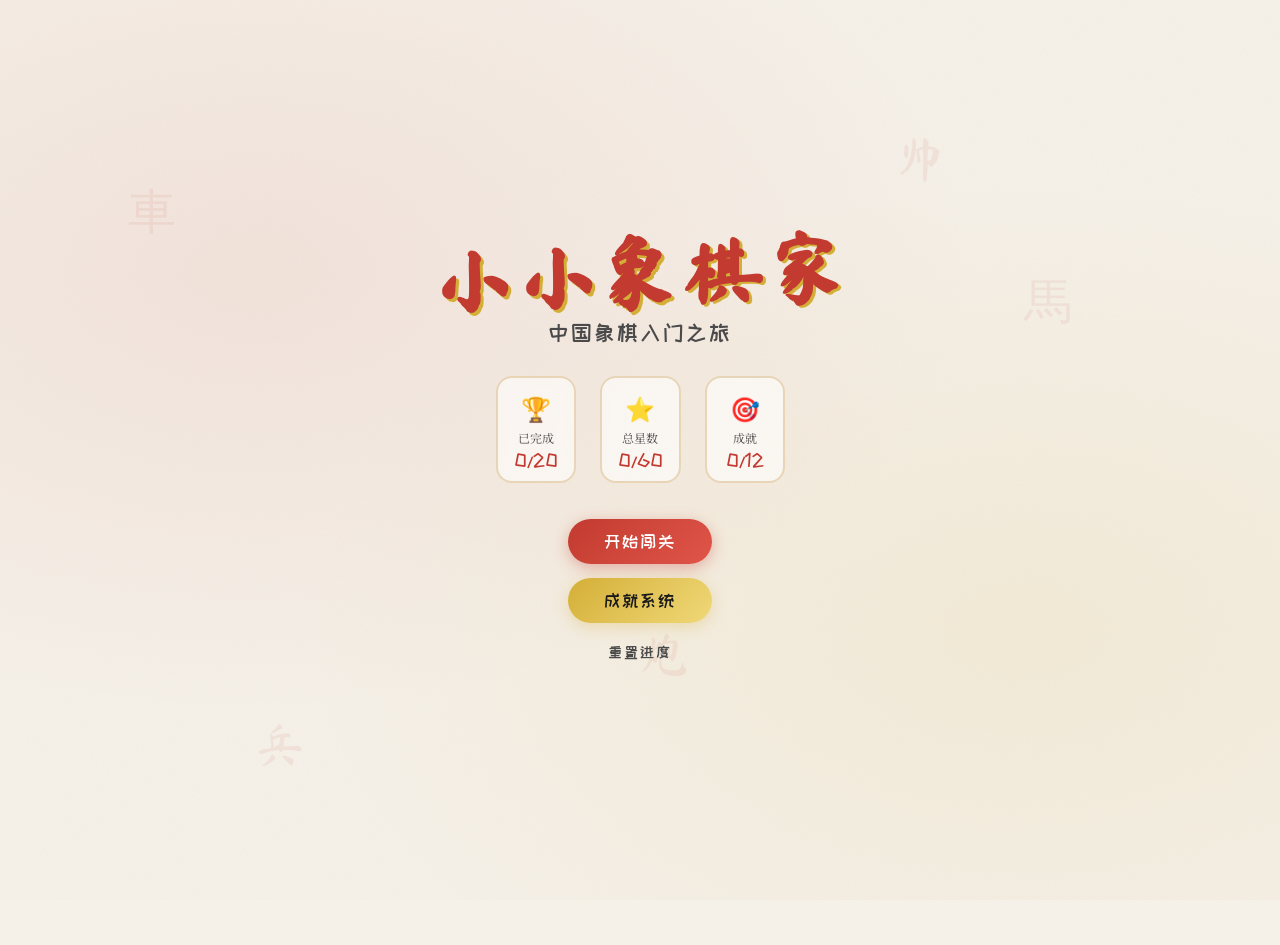
<file: index.html>
<!DOCTYPE html>
<html lang="zh-CN">
<head>
  <meta charset="UTF-8">
  <meta name="viewport" content="width=device-width, initial-scale=1.0">
  <title>小小象棋家 - 中国象棋入门</title>
  <link rel="preconnect" href="https://fonts.googleapis.com">
  <link rel="preconnect" href="https://fonts.gstatic.com" crossorigin>
  <link href="https://fonts.googleapis.com/css2?family=Ma+Shan+Zheng&family=Noto+Serif+SC:wght@400;700&family=ZCOOL+KuaiLe&display=swap" rel="stylesheet">
  <link rel="stylesheet" href="css/style.css?v=2">
  <script>
    window.jsErrors = [];
    window.onerror = function(msg, url, line) {
      window.jsErrors.push(msg + ' @ ' + url + ':' + line);
      console.error('JS Error:', window.jsErrors.join('\n'));
    };
  </script>
</head>
<body>
  <!-- Main Menu -->
  <div id="menu-screen" class="screen active">
    <div class="menu-bg"></div>
    <div class="menu-content">
      <h1 class="game-title">小小象棋家</h1>
      <p class="game-subtitle">中国象棋入门之旅</p>
      <div class="menu-stats">
        <div class="stat-item">
          <span class="stat-icon">🏆</span>
          <span class="stat-label">已完成</span>
          <span id="menu-completed" class="stat-value">0/25</span>
        </div>
        <div class="stat-item">
          <span class="stat-icon">⭐</span>
          <span class="stat-label">总星数</span>
          <span id="menu-stars" class="stat-value">0/75</span>
        </div>
        <div class="stat-item">
          <span class="stat-icon">🎯</span>
          <span class="stat-label">成就</span>
          <span id="menu-achievements" class="stat-value">0/10</span>
        </div>
      </div>
      <div class="menu-buttons">
        <button id="btn-start" class="btn btn-primary">开始闯关</button>
        <button id="btn-achievements" class="btn btn-secondary">成就系统</button>
        <button id="btn-reset" class="btn btn-text">重置进度</button>
      </div>
    </div>
    <div class="floating-pieces">
      <span class="float-piece" style="--delay:0s;--x:10vw;--y:20vh">車</span>
      <span class="float-piece" style="--delay:2s;--x:80vw;--y:30vh">馬</span>
      <span class="float-piece" style="--delay:4s;--x:50vw;--y:70vh">炮</span>
      <span class="float-piece" style="--delay:1s;--x:20vw;--y:80vh">兵</span>
      <span class="float-piece" style="--delay:3s;--x:70vw;--y:15vh">帅</span>
    </div>
  </div>

  <!-- Level Map -->
  <div id="map-screen" class="screen">
    <div class="map-header">
      <button id="btn-map-back" class="btn-back">◀ 返回</button>
      <h2 class="map-title">闯关地图</h2>
    </div>
    <div class="map-scroll">
      <div id="level-map" class="level-map"></div>
    </div>
  </div>

  <!-- Game Screen -->
  <div id="game-screen" class="screen">
    <div class="game-header">
      <button id="btn-game-back" class="btn-back">◀ 返回</button>
      <div class="game-info">
        <span id="level-name" class="level-name">关卡名称</span>
        <div class="stars-display" id="stars-display">
          <span class="star empty">★</span>
          <span class="star empty">★</span>
          <span class="star empty">★</span>
        </div>
      </div>
      <button id="btn-prev-level" class="btn-back" disabled>◂ 上一关</button>
      <button id="btn-next-level" class="btn-back" disabled>下一关 ▸</button>
      <div class="game-stats-bar">
        <span id="step-counter">步数: 0</span>
        <span id="timer">00:00</span>
        <button id="btn-hint" class="btn-hint">💡 提示</button>
        <button id="btn-restart" class="btn-restart">↺ 重开</button>
        <button id="btn-undo" class="btn-undo">↩ 悔棋</button>
      </div>
    </div>
    <div class="game-main">
      <div class="board-area">
        <div id="chess-board" class="chess-board"></div>
        <span class="river-label river-chu">楚 河</span>
        <span class="river-label river-han">汉 界</span>
      </div>
      <div class="side-panel">
        <div class="panel-card objective-card">
          <h3>🎯 任务目标</h3>
          <p id="objective-text"></p>
        </div>
        <div class="panel-card desc-card">
          <h3>📖 知识讲解</h3>
          <p id="level-desc"></p>
        </div>
        <div class="panel-card history-card">
          <h3>📝 走棋记录</h3>
          <div id="move-history" class="move-list"></div>
        </div>
      </div>
    </div>
  </div>

  <!-- Achievements Screen -->
  <div id="achievements-screen" class="screen">
    <div class="achievements-header">
      <button id="btn-ach-back" class="btn-back">◀ 返回</button>
      <h2 class="achievements-title">🏅 成就殿堂</h2>
    </div>
    <div id="achievements-grid" class="achievements-grid"></div>
  </div>

  <!-- Victory Modal -->
  <div id="victory-modal" class="modal">
    <div class="modal-content victory-content">
      <div class="victory-emoji">🎉</div>
      <h2 class="victory-title">闯关成功！</h2>
      <div class="victory-stars" id="victory-stars">
        <span class="star big">★</span>
        <span class="star big">★</span>
        <span class="star big">★</span>
      </div>
      <p id="victory-stats" class="victory-stats"></p>
      <div class="victory-buttons">
        <button id="btn-replay" class="btn btn-secondary">再玩一次</button>
        <button id="btn-victory-next" class="btn btn-primary">下一关</button>
      </div>
    </div>
    <canvas id="confetti-canvas"></canvas>
  </div>

  <!-- Failure Modal -->
  <div id="failure-modal" class="modal">
    <div class="modal-content failure-content">
      <div class="failure-emoji">💔</div>
      <h2 class="failure-title" id="failure-title">闯关失败</h2>
      <p id="failure-text" class="failure-text"></p>
      <div class="victory-buttons">
        <button id="btn-failure-replay" class="btn btn-secondary">再玩一次</button>
        <button id="btn-failure-back" class="btn btn-primary">返回地图</button>
      </div>
    </div>
  </div>

  <!-- Hint Modal -->
  <div id="hint-modal" class="modal">
    <div class="modal-content hint-content">
      <h3>💡 提示</h3>
      <p id="hint-text"></p>
      <button id="btn-hint-close" class="btn btn-primary">知道了</button>
    </div>
  </div>

  <!-- AI Thinking Indicator -->
  <div id="ai-thinking" class="ai-thinking">
    <span class="ai-icon">♟</span>
    <span>黑方思考中...</span>
  </div>

  <!-- Illegal Move Hint Bubble -->
  <div id="hint-bubble" class="hint-bubble">
    <span class="hint-bubble-icon">❌</span>
    <span id="hint-bubble-text"></span>
  </div>

  <!-- Check Warning Overlay -->
  <div id="check-warning" class="check-warning"></div>

  <!-- Toast -->
  <div id="toast" class="toast"></div>

  <script src="js/chess-engine.js?v=2"></script>
  <script src="js/validator.js?v=2"></script>
  <script src="js/levels.js?v=2"></script>
  <script src="js/app.js?v=2"></script>
</body>
</html>
</file>
<file: css/style.css>
/* ===== RESET & BASE ===== */
* {
  margin: 0;
  padding: 0;
  box-sizing: border-box;
}

html, body {
  user-select: none;
  -webkit-user-select: none;
  cursor: default;
}

input, textarea {
  user-select: text;
  -webkit-user-select: text;
  cursor: text;
}

:root {
  --bg-paper: #F5F0E8;
  --bg-paper-dark: #EBE4D6;
  --wood-light: #E8D5B7;
  --wood-dark: #D4A76A;
  --cinnabar: #C23A30;
  --cinnabar-light: #E05548;
  --gold: #D4AF37;
  --gold-light: #F0D878;
  --ink: #1A1A1A;
  --ink-light: #4A4A4A;
  --green-felt: #5B8C5A;
  --shadow: rgba(26, 26, 26, 0.15);
  --radius: 16px;
  --radius-sm: 8px;
  --transition: all 0.3s cubic-bezier(0.4, 0, 0.2, 1);
}

body {
  font-family: 'Noto Serif SC', serif;
  background: var(--bg-paper);
  color: var(--ink);
  overflow: hidden;
  height: 100vh;
}

/* ===== SCREEN SYSTEM ===== */
.screen {
  display: none;
  height: 100vh;
  width: 100%;
  animation: fadeIn 0.5s ease;
}

.screen.active {
  display: flex;
  flex-direction: column;
}

@keyframes fadeIn {
  from { opacity: 0; transform: translateY(20px); }
  to { opacity: 1; transform: translateY(0); }
}

/* ===== MENU SCREEN ===== */
#menu-screen {
  position: relative;
  align-items: center;
  justify-content: center;
  overflow: hidden;
}

.menu-bg {
  position: absolute;
  inset: 0;
  background:
    radial-gradient(ellipse at 20% 30%, rgba(196, 58, 48, 0.08) 0%, transparent 50%),
    radial-gradient(ellipse at 80% 70%, rgba(212, 175, 55, 0.1) 0%, transparent 50%),
    url("data:image/svg+xml,%3Csvg width='100' height='100' viewBox='0 0 100 100' xmlns='http://www.w3.org/2000/svg'%3E%3Cfilter id='noise'%3E%3CfeTurbulence type='fractalNoise' baseFrequency='0.8' numOctaves='4' stitchTiles='stitch'/%3E%3C/filter%3E%3Crect width='100%25' height='100%25' filter='url(%23noise)' opacity='0.03'/%3E%3C/svg%3E");
  z-index: 0;
}

.menu-content {
  position: relative;
  z-index: 2;
  text-align: center;
  padding: 40px 20px;
  max-width: 480px;
  width: 100%;
}

.game-title {
  font-family: 'Ma Shan Zheng', cursive;
  font-size: clamp(3rem, 8vw, 5rem);
  color: var(--cinnabar);
  text-shadow: 3px 3px 0 var(--gold);
  margin-bottom: 8px;
  letter-spacing: 4px;
  transform: rotate(-2deg);
}

.game-subtitle {
  font-family: 'ZCOOL KuaiLe', cursive;
  font-size: clamp(1rem, 3vw, 1.4rem);
  color: var(--ink-light);
  margin-bottom: 32px;
  letter-spacing: 2px;
}

.menu-stats {
  display: flex;
  justify-content: center;
  gap: 24px;
  margin-bottom: 36px;
}

.stat-item {
  display: flex;
  flex-direction: column;
  align-items: center;
  gap: 4px;
  background: rgba(255, 255, 255, 0.6);
  backdrop-filter: blur(10px);
  padding: 12px 16px;
  border-radius: var(--radius);
  border: 2px solid var(--wood-light);
  min-width: 80px;
}

.stat-icon {
  font-size: 1.5rem;
}

.stat-label {
  font-size: 0.75rem;
  color: var(--ink-light);
}

.stat-value {
  font-family: 'ZCOOL KuaiLe', cursive;
  font-size: 1.2rem;
  color: var(--cinnabar);
}

.menu-buttons {
  display: flex;
  flex-direction: column;
  gap: 14px;
  align-items: center;
}

/* ===== BUTTONS ===== */
.btn {
  font-family: 'ZCOOL KuaiLe', cursive;
  font-size: 1.1rem;
  padding: 14px 36px;
  border: none;
  border-radius: 50px;
  cursor: pointer;
  transition: var(--transition);
  letter-spacing: 2px;
  position: relative;
  overflow: hidden;
}

.btn-primary {
  background: linear-gradient(135deg, var(--cinnabar), var(--cinnabar-light));
  color: white;
  box-shadow: 0 4px 15px rgba(196, 58, 48, 0.35);
}

.btn-primary:hover {
  transform: translateY(-2px) scale(1.03);
  box-shadow: 0 6px 20px rgba(196, 58, 48, 0.45);
}

.btn-secondary {
  background: linear-gradient(135deg, var(--gold), var(--gold-light));
  color: var(--ink);
  box-shadow: 0 4px 15px rgba(212, 175, 55, 0.3);
}

.btn-secondary:hover {
  transform: translateY(-2px) scale(1.03);
  box-shadow: 0 6px 20px rgba(212, 175, 55, 0.4);
}

.btn-text {
  background: transparent;
  color: var(--ink-light);
  font-size: 0.95rem;
  padding: 8px 20px;
}

.btn-text:hover {
  color: var(--cinnabar);
}

.btn-back {
  font-family: 'ZCOOL KuaiLe', cursive;
  background: rgba(255, 255, 255, 0.7);
  border: 2px solid var(--wood-light);
  padding: 8px 16px;
  border-radius: 50px;
  cursor: pointer;
  font-size: 0.9rem;
  transition: var(--transition);
  color: var(--ink);
}

.btn-back:hover {
  background: var(--wood-light);
}

.btn-back:disabled {
  opacity: 0.35;
  cursor: default;
}

.btn-hint, .btn-restart, .btn-undo {
  font-family: 'ZCOOL KuaiLe', cursive;
  background: rgba(255, 255, 255, 0.8);
  border: 2px solid var(--wood-light);
  padding: 6px 12px;
  border-radius: 50px;
  cursor: pointer;
  font-size: 0.85rem;
  transition: var(--transition);
}

.btn-hint:hover { background: #FFF8DC; border-color: var(--gold); }
.btn-restart:hover { background: #FFE4E1; border-color: var(--cinnabar-light); }
.btn-undo:hover { background: #E8F4E8; border-color: var(--green-felt); }

/* ===== FLOATING PIECES ===== */
.floating-pieces {
  position: absolute;
  inset: 0;
  pointer-events: none;
  z-index: 1;
}

.float-piece {
  position: absolute;
  left: var(--x);
  top: var(--y);
  font-family: 'Ma Shan Zheng', cursive;
  font-size: 3rem;
  color: rgba(196, 58, 48, 0.08);
  animation: float 8s ease-in-out infinite;
  animation-delay: var(--delay);
  user-select: none;
}

@keyframes float {
  0%, 100% { transform: translateY(0) rotate(0deg); }
  50% { transform: translateY(-30px) rotate(5deg); }
}

/* ===== MAP SCREEN ===== */
.map-header {
  display: flex;
  align-items: center;
  gap: 16px;
  padding: 20px;
  background: linear-gradient(to right, var(--bg-paper), var(--bg-paper-dark));
  border-bottom: 3px solid var(--wood-light);
}

.map-title {
  font-family: 'Ma Shan Zheng', cursive;
  font-size: 1.8rem;
  color: var(--cinnabar);
}

.map-scroll {
  flex: 1;
  overflow-y: auto;
  padding: 24px 20px;
}

.level-map {
  display: grid;
  grid-template-columns: repeat(auto-fill, minmax(140px, 1fr));
  gap: 20px;
  max-width: 800px;
  margin: 0 auto;
}

.level-card {
  background: white;
  border: 3px solid var(--wood-light);
  border-radius: var(--radius);
  padding: 16px 12px;
  text-align: center;
  cursor: pointer;
  transition: var(--transition);
  position: relative;
}

.level-card:hover:not(.locked) {
  transform: translateY(-4px) scale(1.02);
  border-color: var(--gold);
  box-shadow: 0 8px 24px var(--shadow);
}

.level-card.locked {
  opacity: 0.5;
  cursor: not-allowed;
  filter: grayscale(0.6);
}

.level-card.completed {
  border-color: var(--gold);
  background: linear-gradient(to bottom, #FFFBF0, white);
}

.level-num {
  font-family: 'ZCOOL KuaiLe', cursive;
  font-size: 1.4rem;
  color: var(--cinnabar);
  margin-bottom: 4px;
}

.level-card-name {
  font-size: 0.9rem;
  font-weight: 700;
  margin-bottom: 2px;
}

.level-card-sub {
  font-size: 0.75rem;
  color: var(--ink-light);
  margin-bottom: 8px;
}

.level-stars {
  font-size: 1.1rem;
  color: var(--gold);
}

.level-stars .empty {
  color: #ddd;
}

.lock-icon {
  font-size: 1.5rem;
  position: absolute;
  top: 50%;
  left: 50%;
  transform: translate(-50%, -50%);
}

/* ===== GAME SCREEN ===== */
.game-header {
  padding: 12px 20px;
  background: linear-gradient(to right, var(--bg-paper), var(--bg-paper-dark));
  border-bottom: 3px solid var(--wood-light);
  display: flex;
  flex-wrap: wrap;
  align-items: center;
  gap: 12px;
}

.game-info {
  flex: 1;
  min-width: 150px;
}

.level-name {
  font-family: 'Ma Shan Zheng', cursive;
  font-size: 1.4rem;
  color: var(--cinnabar);
  display: block;
}

.stars-display {
  font-size: 1.2rem;
  color: var(--gold);
}

.stars-display .empty {
  color: #ddd;
}

.game-stats-bar {
  display: flex;
  gap: 10px;
  align-items: center;
  flex-wrap: wrap;
}

.game-main {
  flex: 1;
  display: flex;
  gap: 24px;
  padding: 24px;
  justify-content: center;
  align-items: flex-start;
  overflow-y: auto;
}

.board-area {
  position: relative;
}

/* ===== CHESS BOARD ===== */
.chess-board {
  position: relative;
  width: 468px;
  height: 520px;
  border: 4px solid var(--wood-dark);
  border-radius: 4px;
  background: var(--wood-light);
  box-shadow: 0 8px 32px rgba(0,0,0,0.2);
  cursor: pointer;
}

.board-svg {
  position: absolute;
  left: 26px;
  top: 26px;
  width: 416px;
  height: 468px;
  pointer-events: none;
  z-index: 1;
}

/* ===== PIECES ===== */
.piece {
  position: absolute;
  width: 44px;
  height: 44px;
  border-radius: 50%;
  display: flex;
  align-items: center;
  justify-content: center;
  font-family: 'Ma Shan Zheng', cursive;
  font-size: 1.6rem;
  cursor: pointer;
  transition: transform 0.2s, box-shadow 0.2s;
  z-index: 10;
  user-select: none;
}

.piece.red {
  background: radial-gradient(circle at 30% 30%, #FF6B5B, var(--cinnabar));
  color: var(--gold-light);
  border: 2px solid #A02820;
  box-shadow: 0 3px 8px rgba(160, 40, 32, 0.4), inset 0 -2px 4px rgba(0,0,0,0.2);
}

.piece.black {
  background: radial-gradient(circle at 30% 30%, #4A4A4A, var(--ink));
  color: #C0C0C0;
  border: 2px solid #0A0A0A;
  box-shadow: 0 3px 8px rgba(0,0,0,0.4), inset 0 -2px 4px rgba(0,0,0,0.3);
}

.piece:hover {
  transform: scale(1.1);
  z-index: 20;
}

.piece.moving {
  animation: pieceMove 0.3s ease;
}

/* ===== INTERACTION OVERLAYS ===== */
.selection-ring {
  position: absolute;
  width: 48px;
  height: 48px;
  border: 2px solid var(--cinnabar);
  border-radius: 50%;
  animation: pulse 1.5s infinite;
  pointer-events: none;
  z-index: 15;
}

.legal-move-dot {
  position: absolute;
  width: 16px;
  height: 16px;
  background: var(--green-felt);
  border-radius: 50%;
  opacity: 0.6;
  pointer-events: none;
  z-index: 5;
}

.last-move-highlight {
  position: absolute;
  width: 44px;
  height: 44px;
  background: rgba(212, 175, 55, 0.25);
  border-radius: 50%;
  pointer-events: none;
  z-index: 4;
}

.target-marker {
  position: absolute;
  width: 48px;
  height: 48px;
  border: 3px dashed var(--green-felt);
  border-radius: 50%;
  pointer-events: none;
  z-index: 6;
  animation: targetPulse 1.5s ease-in-out infinite;
}

.target-marker::after {
  content: '目标';
  position: absolute;
  top: -22px;
  left: 50%;
  transform: translateX(-50%);
  font-family: 'ZCOOL KuaiLe', cursive;
  font-size: 0.65rem;
  color: var(--green-felt);
  background: white;
  padding: 1px 6px;
  border-radius: 4px;
  border: 1px solid var(--green-felt);
  white-space: nowrap;
}

@keyframes targetPulse {
  0%, 100% { transform: scale(1); opacity: 0.8; }
  50% { transform: scale(1.1); opacity: 0.5; }
}

@keyframes pulse {
  0%, 100% { transform: scale(1); opacity: 1; }
  50% { transform: scale(1.05); opacity: 0.7; }
}

@keyframes pieceMove {
  0% { transform: scale(1); }
  50% { transform: scale(1.2) translateY(-8px); }
  100% { transform: scale(1); }
}

/* ===== RIVER ===== */
.river-label {
  position: absolute;
  font-family: 'Ma Shan Zheng', cursive;
  font-size: 1.4rem;
  color: rgba(139, 90, 43, 0.35);
  writing-mode: horizontal-tb;
  pointer-events: none;
  z-index: 5;
  transform: translate(-50%, -50%);
}

.river-chu {
  left: 130px;
  top: 260px;
}

.river-han {
  left: 338px;
  top: 260px;
}

/* ===== COORDINATE LABELS ===== */
.coord-label {
  position: absolute;
  font-family: sans-serif;
  font-size: 10px;
  font-weight: 700;
  color: #8b5a2b;
  z-index: 6;
  pointer-events: none;
  user-select: none;
  width: 16px;
  text-align: center;
  line-height: 1;
}

/* ===== SIDE PANEL ===== */
.side-panel {
  width: 300px;
  display: flex;
  flex-direction: column;
  gap: 16px;
}

.panel-card {
  background: white;
  border: 2px solid var(--wood-light);
  border-radius: var(--radius);
  padding: 16px;
  box-shadow: 0 4px 12px var(--shadow);
}

.panel-card h3 {
  font-family: 'ZCOOL KuaiLe', cursive;
  font-size: 1rem;
  color: var(--cinnabar);
  margin-bottom: 8px;
  padding-bottom: 8px;
  border-bottom: 2px dashed var(--wood-light);
}

.panel-card p {
  font-size: 0.9rem;
  line-height: 1.7;
  color: var(--ink-light);
}

.move-list {
  max-height: 150px;
  overflow-y: auto;
  font-size: 0.85rem;
  line-height: 1.8;
}

.move-list .move-item {
  padding: 2px 0;
  border-bottom: 1px solid #f0f0f0;
}

/* ===== MODALS ===== */
.modal {
  display: none;
  position: fixed;
  inset: 0;
  background: rgba(0,0,0,0.5);
  z-index: 1000;
  align-items: center;
  justify-content: center;
  animation: fadeIn 0.3s ease;
}

.modal.active {
  display: flex;
}

.modal-content {
  background: white;
  border-radius: var(--radius);
  padding: 32px;
  max-width: 420px;
  width: 90%;
  text-align: center;
  box-shadow: 0 20px 60px rgba(0,0,0,0.3);
  position: relative;
  z-index: 1001;
}

.victory-content {
  background: linear-gradient(to bottom, #FFFBF0, white);
  border: 3px solid var(--gold);
}

.victory-emoji {
  font-size: 4rem;
  animation: bounce 1s infinite;
}

@keyframes bounce {
  0%, 100% { transform: translateY(0); }
  50% { transform: translateY(-15px); }
}

.victory-title {
  font-family: 'Ma Shan Zheng', cursive;
  font-size: 2rem;
  color: var(--cinnabar);
  margin: 12px 0;
}

.victory-stars {
  margin: 16px 0;
}

.victory-stars .star {
  font-size: 2.5rem;
  color: var(--gold);
  display: inline-block;
  animation: starPop 0.5s ease backwards;
}

.victory-stars .star:nth-child(1) { animation-delay: 0.2s; }
.victory-stars .star:nth-child(2) { animation-delay: 0.4s; }
.victory-stars .star:nth-child(3) { animation-delay: 0.6s; }

@keyframes starPop {
  0% { transform: scale(0) rotate(-30deg); opacity: 0; }
  70% { transform: scale(1.3) rotate(10deg); }
  100% { transform: scale(1) rotate(0); opacity: 1; }
}

.victory-stats {
  color: var(--ink-light);
  margin-bottom: 20px;
}

.victory-buttons {
  display: flex;
  gap: 12px;
  justify-content: center;
}

.failure-content {
  background: linear-gradient(to bottom, #FFF5F5, white);
  border: 3px solid var(--cinnabar-light);
}

.failure-emoji {
  font-size: 4rem;
  animation: shake 1.2s ease-in-out infinite;
}

@keyframes shake {
  0%, 100% { transform: translateX(0) rotate(0deg); }
  20% { transform: translateX(-12px) rotate(-5deg); }
  40% { transform: translateX(12px) rotate(5deg); }
  60% { transform: translateX(-8px) rotate(-3deg); }
  80% { transform: translateX(8px) rotate(3deg); }
}

.failure-title {
  font-family: 'Ma Shan Zheng', cursive;
  font-size: 2rem;
  color: var(--cinnabar);
  margin: 12px 0;
}

.failure-text {
  color: var(--ink-light);
  margin-bottom: 20px;
  font-size: 1rem;
  line-height: 1.6;
}

.hint-content {
  border: 2px solid var(--gold);
}

.hint-content h3 {
  font-family: 'ZCOOL KuaiLe', cursive;
  color: var(--gold);
  margin-bottom: 12px;
}

#confetti-canvas {
  position: fixed;
  inset: 0;
  pointer-events: none;
  z-index: 1002;
}

/* ===== ACHIEVEMENTS ===== */
.achievements-header {
  display: flex;
  align-items: center;
  gap: 16px;
  padding: 20px;
  background: linear-gradient(to right, var(--bg-paper), var(--bg-paper-dark));
  border-bottom: 3px solid var(--wood-light);
}

.achievements-title {
  font-family: 'Ma Shan Zheng', cursive;
  font-size: 1.8rem;
  color: var(--gold);
}

.achievements-grid {
  display: grid;
  grid-template-columns: repeat(auto-fill, minmax(220px, 1fr));
  gap: 16px;
  padding: 24px;
  max-width: 900px;
  margin: 0 auto;
}

.achievement-card {
  background: white;
  border: 2px solid var(--wood-light);
  border-radius: var(--radius);
  padding: 16px;
  display: flex;
  align-items: center;
  gap: 12px;
  transition: var(--transition);
  opacity: 0.5;
}

.achievement-card.unlocked {
  opacity: 1;
  border-color: var(--gold);
  background: linear-gradient(to right, #FFFBF0, white);
  box-shadow: 0 4px 12px rgba(212, 175, 55, 0.15);
}

.achievement-card.unlocked .ach-icon {
  filter: none;
}

.ach-icon {
  font-size: 2rem;
  filter: grayscale(1);
  transition: var(--transition);
}

.achievement-card.unlocked .ach-icon {
  filter: none;
  animation: iconPop 0.5s ease;
}

@keyframes iconPop {
  0% { transform: scale(0.5); }
  70% { transform: scale(1.2); }
  100% { transform: scale(1); }
}

.ach-info h4 {
  font-family: 'ZCOOL KuaiLe', cursive;
  font-size: 1rem;
  color: var(--ink);
  margin-bottom: 2px;
}

.ach-info p {
  font-size: 0.8rem;
  color: var(--ink-light);
}

/* ===== TOAST ===== */
.toast {
  position: fixed;
  bottom: 30px;
  left: 50%;
  transform: translateX(-50%) translateY(100px);
  background: var(--ink);
  color: white;
  padding: 12px 24px;
  border-radius: 50px;
  font-size: 0.9rem;
  z-index: 2000;
  opacity: 0;
  transition: all 0.3s ease;
  pointer-events: none;
}

.toast.show {
  transform: translateX(-50%) translateY(0);
  opacity: 1;
}

/* ===== AI THINKING ===== */
.ai-thinking {
  position: fixed;
  top: 80px;
  left: 50%;
  transform: translateX(-50%) translateY(0);
  background: rgba(26, 26, 26, 0.85);
  color: white;
  padding: 10px 24px;
  border-radius: 50px;
  font-family: 'ZCOOL KuaiLe', cursive;
  font-size: 1rem;
  display: flex;
  align-items: center;
  gap: 10px;
  z-index: 500;
  transition: opacity 0.3s ease, visibility 0.3s ease;
  backdrop-filter: blur(8px);
  opacity: 0;
  visibility: hidden;
  pointer-events: none;
}

.ai-thinking.active {
  opacity: 1;
  visibility: visible;
}

.ai-icon {
  font-size: 1.4rem;
  animation: spin 1s linear infinite;
}

@keyframes spin {
  from { transform: rotate(0deg); }
  to { transform: rotate(360deg); }
}

/* ===== ILLEGAL MOVE HINT BUBBLE ===== */
.hint-bubble {
  position: absolute;
  background: white;
  border: 2px solid #C23A30;
  border-radius: 12px;
  padding: 10px 16px;
  font-family: 'ZCOOL KuaiLe', cursive;
  font-size: 0.9rem;
  color: #1A1A1A;
  box-shadow: 0 4px 16px rgba(0,0,0,0.15);
  z-index: 50;
  pointer-events: none;
  opacity: 0;
  transform: scale(0.8) translateY(10px);
  transition: all 0.25s cubic-bezier(0.4, 0, 0.2, 1);
  max-width: 260px;
  text-align: center;
}

.hint-bubble.active {
  opacity: 1;
  transform: scale(1) translateY(0);
}

.hint-bubble-icon {
  color: #C23A30;
  margin-right: 6px;
}

/* ===== CHECK WARNING ===== */
.check-warning {
  position: fixed;
  inset: 0;
  pointer-events: none;
  z-index: 400;
  box-shadow: inset 0 0 0 0 rgba(196, 58, 48, 0);
  transition: box-shadow 0.3s;
}

.check-warning.active {
  animation: checkPulse 2s ease;
}

@keyframes checkPulse {
  0%, 100% { box-shadow: inset 0 0 0 0 rgba(196, 58, 48, 0); }
  25% { box-shadow: inset 0 0 0 8px rgba(196, 58, 48, 0.3); }
  50% { box-shadow: inset 0 0 0 4px rgba(196, 58, 48, 0.15); }
  75% { box-shadow: inset 0 0 0 8px rgba(196, 58, 48, 0.3); }
}

/* ===== HIGHLIGHT DOTS ===== */
.illegal-highlight {
  position: absolute;
  width: 48px;
  height: 48px;
  border-radius: 50%;
  background: rgba(196, 58, 48, 0.25);
  border: 2px dashed #C23A30;
  pointer-events: none;
  z-index: 12;
  animation: pulse 1s infinite;
}

/* ===== RESPONSIVE ===== */
@media (max-width: 768px) {
  .game-main {
    flex-direction: column;
    align-items: center;
  }

  .side-panel {
    width: 100%;
    max-width: 468px;
  }

  .level-map {
    grid-template-columns: repeat(3, 1fr);
  }

  .menu-stats {
    gap: 12px;
  }

  .stat-item {
    min-width: 70px;
    padding: 10px 12px;
  }
}

@media (max-width: 480px) {
  .level-map {
    grid-template-columns: repeat(2, 1fr);
  }

  .game-header {
    flex-direction: column;
    align-items: flex-start;
  }

  .game-stats-bar {
    width: 100%;
    justify-content: space-between;
  }
}
</file>
